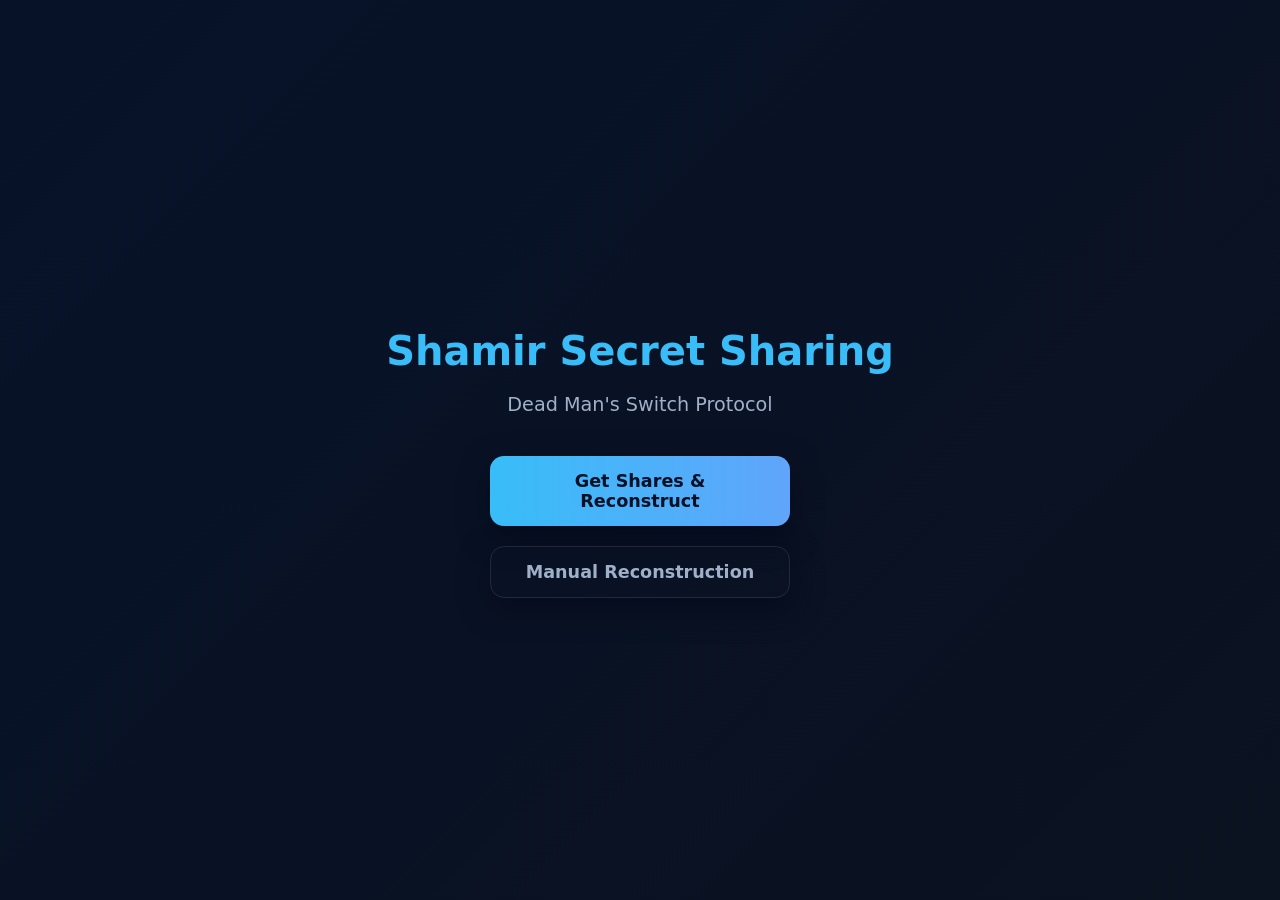
<file: web/index.html>
<!DOCTYPE html>
<html lang="en">
<head>
    <meta charset="UTF-8">
    <meta name="viewport" content="width=device-width, initial-scale=1.0">
    <title>Shamir Secret Sharing - Home</title>
    <style>
        :root{
          --bg: linear-gradient(135deg,#071229 0%, #0b1220 100%);
          --card: rgba(255,255,255,0.03);
          --border: rgba(255,255,255,0.06);
          --accent: #38bdf8;
          --accent-2: #60a5fa;
          --muted: #9fb0c8;
          --success: #22c55e;
          --danger: #ef4444;
          --glass-radius: 14px;
          --shadow: 0 10px 30px rgba(2,6,23,0.6);
          --font: Inter, system-ui, -apple-system, "Segoe UI", Roboto, "Helvetica Neue", Arial;
          --focus: 3px solid rgba(56,189,248,0.18);
          --transition: 200ms cubic-bezier(.2,.8,.2,1);
        }

        *{box-sizing:border-box;font-family:var(--font);-webkit-font-smoothing:antialiased;}
        html,body{height:100%;margin:0;background:var(--bg);color:#e6eef8;}
        
        body {
            display: flex;
            justify-content: center;
            align-items: center;
            min-height: 100vh;
            padding: 20px;
        }
        
        .container {
            max-width: 600px;
            width: 100%;
            text-align: center;
        }
        
        .header {
            margin-bottom: 40px;
        }
        
        .header h1 {
            color: var(--accent);
            margin-bottom: 15px;
            font-size: 2.5rem;
        }
        
        .subtitle {
            color: var(--muted);
            font-size: 1.2rem;
        }
        
        .buttons {
            display: flex;
            flex-direction: column;
            gap: 20px;
            max-width: 300px;
            margin: 0 auto;
        }
        
        .btn {
            display: block;
            padding: 15px 25px;
            background: linear-gradient(90deg, var(--accent), var(--accent-2));
            color: #021026;
            text-decoration: none;
            border-radius: var(--glass-radius);
            font-size: 1.1rem;
            font-weight: 600;
            transition: all var(--transition);
            border: none;
            cursor: pointer;
            box-shadow: var(--shadow);
        }
        
        .btn:hover {
            transform: translateY(-2px);
            box-shadow: 0 10px 25px rgba(2,6,23,0.7);
        }
        
        .btn-secondary {
            background: transparent;
            border: 1px solid rgba(255,255,255,0.1);
            color: var(--muted);
        }
        
        .btn-secondary:hover {
            background: rgba(255,255,255,0.05);
            color: #e6eef8;
        }
        
        .description {
            margin-top: 40px;
            color: var(--muted);
            font-size: 0.9rem;
            max-width: 500px;
            margin-left: auto;
            margin-right: auto;
        }
    </style>
</head>
<body>
    <div class="container">
        <header class="header">
            <h1>Shamir Secret Sharing</h1>
            <p class="subtitle">Dead Man's Switch Protocol</p>
        </header>
        
        <div class="buttons">
            <a href="project.html" class="btn">Get Shares & Reconstruct</a>
            <a href="reconstruction.html" class="btn btn-secondary">Manual Reconstruction</a>
        </div>
        
           </div>
</body>
</html>
</file>
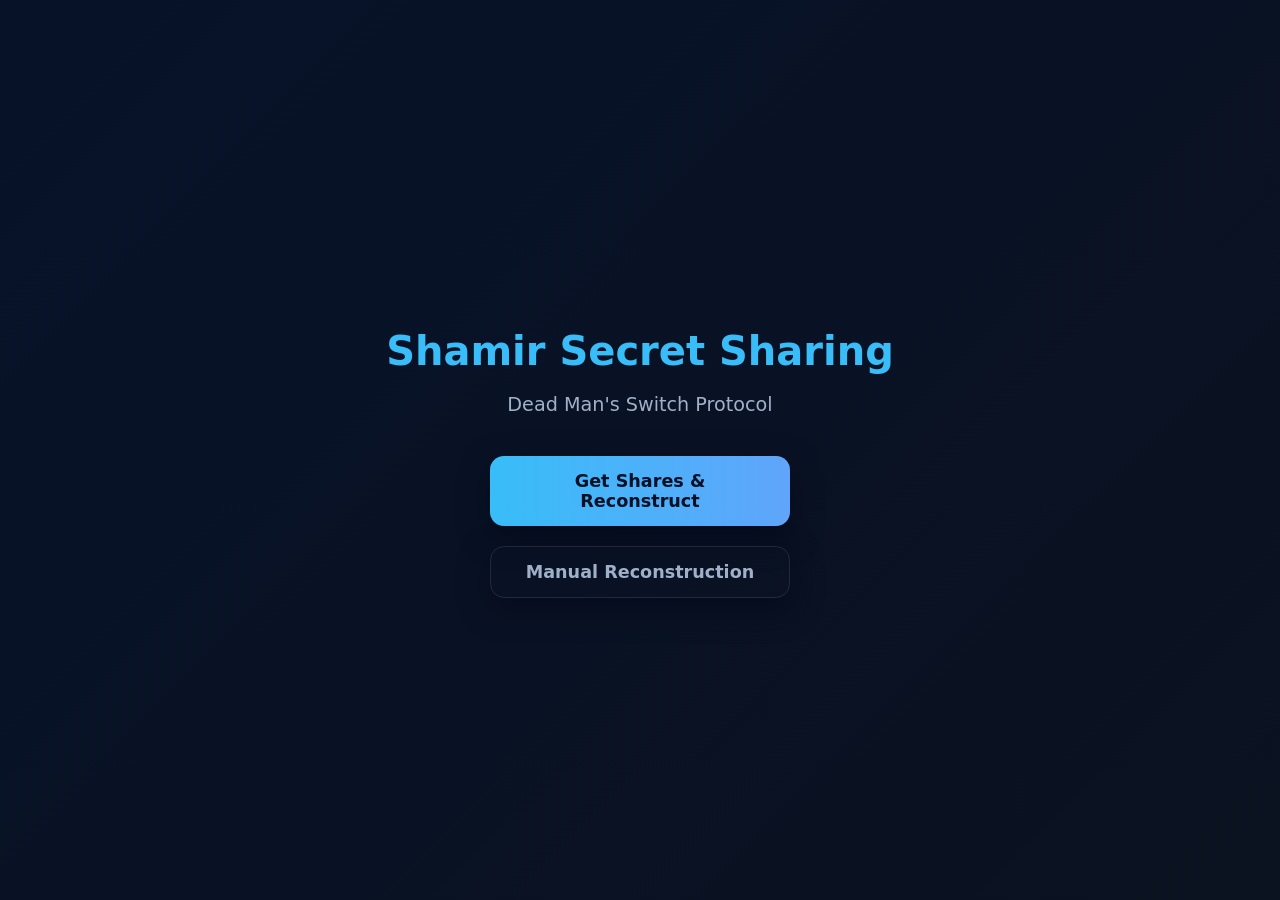
<file: docs/home_page.html>
<!DOCTYPE html>
<html lang="en">
<head>
    <meta charset="UTF-8">
    <meta name="viewport" content="width=device-width, initial-scale=1.0">
    <title>Shamir Secret Sharing - Home</title>
    <style>
        :root{
          --bg: linear-gradient(135deg,#071229 0%, #0b1220 100%);
          --card: rgba(255,255,255,0.03);
          --border: rgba(255,255,255,0.06);
          --accent: #38bdf8;
          --accent-2: #60a5fa;
          --muted: #9fb0c8;
          --success: #22c55e;
          --danger: #ef4444;
          --glass-radius: 14px;
          --shadow: 0 10px 30px rgba(2,6,23,0.6);
          --font: Inter, system-ui, -apple-system, "Segoe UI", Roboto, "Helvetica Neue", Arial;
          --focus: 3px solid rgba(56,189,248,0.18);
          --transition: 200ms cubic-bezier(.2,.8,.2,1);
        }

        *{box-sizing:border-box;font-family:var(--font);-webkit-font-smoothing:antialiased;}
        html,body{height:100%;margin:0;background:var(--bg);color:#e6eef8;}
        
        body {
            display: flex;
            justify-content: center;
            align-items: center;
            min-height: 100vh;
            padding: 20px;
        }
        
        .container {
            max-width: 600px;
            width: 100%;
            text-align: center;
        }
        
        .header {
            margin-bottom: 40px;
        }
        
        .header h1 {
            color: var(--accent);
            margin-bottom: 15px;
            font-size: 2.5rem;
        }
        
        .subtitle {
            color: var(--muted);
            font-size: 1.2rem;
        }
        
        .buttons {
            display: flex;
            flex-direction: column;
            gap: 20px;
            max-width: 300px;
            margin: 0 auto;
        }
        
        .btn {
            display: block;
            padding: 15px 25px;
            background: linear-gradient(90deg, var(--accent), var(--accent-2));
            color: #021026;
            text-decoration: none;
            border-radius: var(--glass-radius);
            font-size: 1.1rem;
            font-weight: 600;
            transition: all var(--transition);
            border: none;
            cursor: pointer;
            box-shadow: var(--shadow);
        }
        
        .btn:hover {
            transform: translateY(-2px);
            box-shadow: 0 10px 25px rgba(2,6,23,0.7);
        }
        
        .btn-secondary {
            background: transparent;
            border: 1px solid rgba(255,255,255,0.1);
            color: var(--muted);
        }
        
        .btn-secondary:hover {
            background: rgba(255,255,255,0.05);
            color: #e6eef8;
        }
        
        .description {
            margin-top: 40px;
            color: var(--muted);
            font-size: 0.9rem;
            max-width: 500px;
            margin-left: auto;
            margin-right: auto;
        }
    </style>
</head>
<body>
    <div class="container">
        <header class="header">
            <h1>Shamir Secret Sharing</h1>
            <p class="subtitle">Dead Man's Switch Protocol</p>
        </header>
        
        <div class="buttons">
            <a href="project.html" class="btn">Get Shares & Reconstruct</a>
            <a href="reconstruction.html" class="btn btn-secondary">Manual Reconstruction</a>
        </div>
        
           </div>
</body>
</html>
</file>
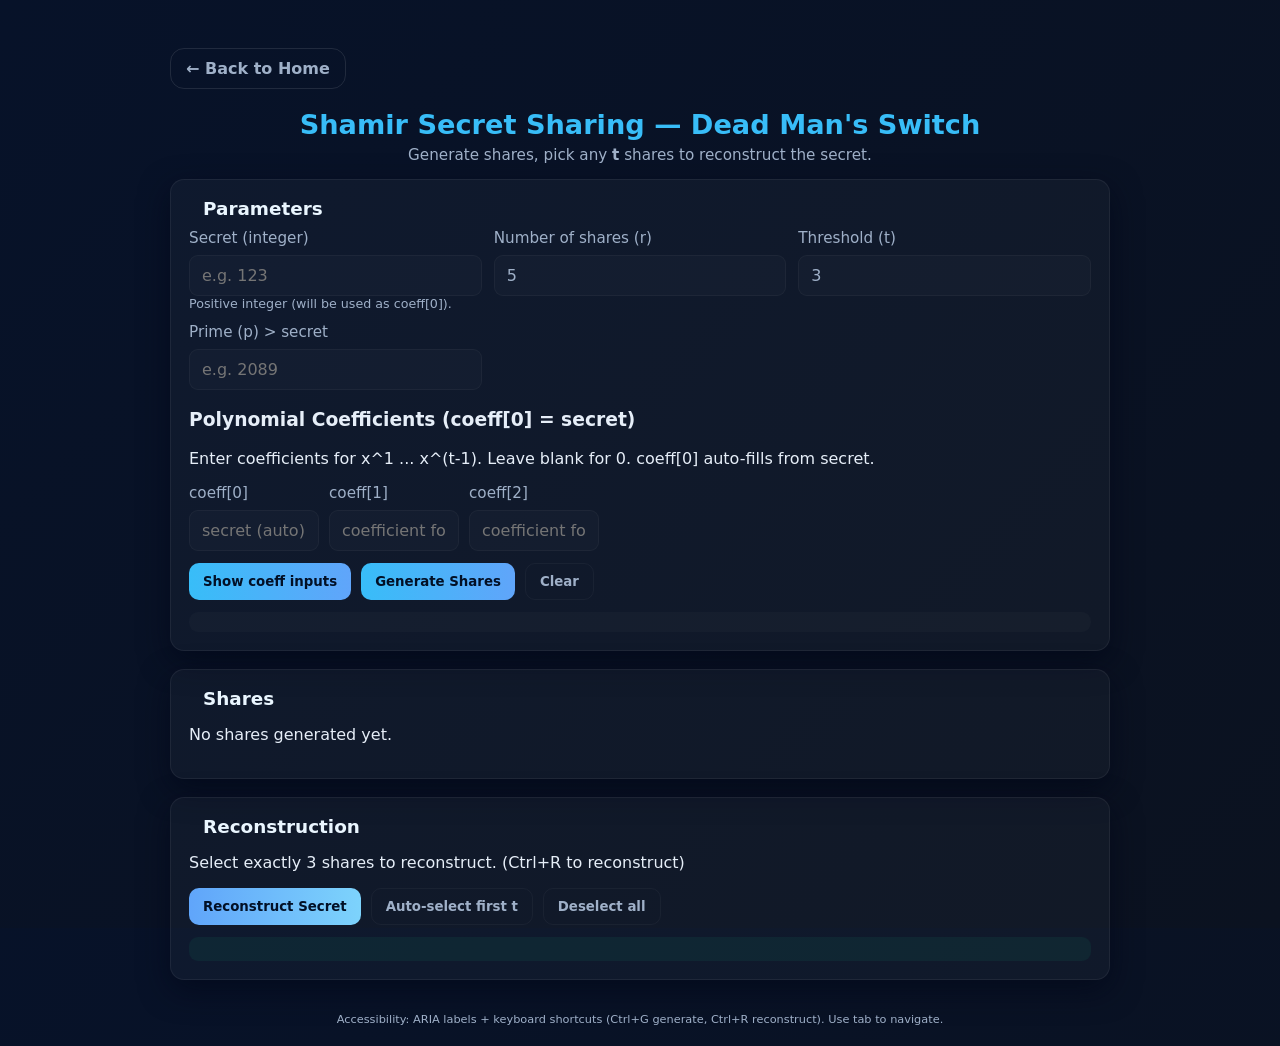
<file: web/project.html>
<!doctype html>
<html lang="en">
<head>
  <meta charset="utf-8" />
  <meta name="viewport" content="width=device-width,initial-scale=1" />
  <title>Shamir Secret Sharing — Dead Man's Switch</title>
  <link rel="stylesheet" href="styles.css" />
</head>
<body>
  <main class="container" id="app">
    <!-- Back button -->
    <div class="back-container">
      <button id="backButton" class="back-button">← Back to Home</button>
    </div>

    <header class="header">
      <h1>Shamir Secret Sharing — Dead Man's Switch</h1>
      <p class="subtitle">Generate shares, pick any <strong>t</strong> shares to reconstruct the secret.</p>
    </header>

    <!-- Parameters -->
    <section class="panel" aria-labelledby="paramsTitle">
      <h2 id="paramsTitle">Parameters</h2>

      <div class="grid">
        <label for="secret">Secret (integer)
          <input id="secret" type="text" inputmode="numeric" aria-describedby="secretHelp" placeholder="e.g. 123" />
          <small id="secretHelp" class="hint">Positive integer (will be used as coeff[0]).</small>
        </label>

        <label for="sharesCount">Number of shares (r)
          <input id="sharesCount" type="number" min="1" value="5" />
        </label>

        <label for="threshold">Threshold (t)
          <input id="threshold" type="number" min="1" value="3" />
        </label>

        <label for="prime">Prime (p) &gt; secret
          <input id="prime" type="text" inputmode="numeric" placeholder="e.g. 2089" />
        </label>
      </div>

      <div id="coeffSection" class="coeff-area" aria-live="polite">
        <h3>Polynomial Coefficients (coeff[0] = secret)</h3>
        <p class="hint">Enter coefficients for x^1 ... x^(t-1). Leave blank for 0. coeff[0] auto-fills from secret.</p>
        <div id="coeffInputs" class="coeff-grid" role="group" aria-label="coefficients"></div>
      </div>

      <div class="actions">
        <button id="renderCoeffs" title="Render coefficient inputs">Show coeff inputs</button>
        <button id="generateShares" title="Generate shares (Ctrl+G)">Generate Shares</button>
        <button id="clearAll" class="danger" title="Clear inputs (with undo)">Clear</button>
      </div>

      <div id="message" class="message" role="status" aria-live="polite"></div>
    </section>

    <!-- Shares -->
    <section class="panel" aria-labelledby="sharesTitle">
      <h2 id="sharesTitle">Shares</h2>
      <div id="sharesArea" class="shares-area">
        <p class="hint">No shares generated yet.</p>
      </div>
    </section>

    <!-- Reconstruction -->
    <section class="panel" aria-labelledby="reconTitle">
      <h2 id="reconTitle">Reconstruction</h2>
      <p class="hint">Select exactly <span id="needT">t</span> shares to reconstruct. (Ctrl+R to reconstruct)</p>
      <div class="actions">
        <button id="reconstruct">Reconstruct Secret</button>
        <button id="autoSelect" class="secondary">Auto-select first t</button>
        <button id="deselectAll" class="secondary">Deselect all</button>
      </div>
      <div id="reconResult" class="result" aria-live="polite"></div>
    </section>

    <footer>
      <small>Accessibility: ARIA labels + keyboard shortcuts (Ctrl+G generate, Ctrl+R reconstruct). Use tab to navigate. </small>
    </footer>
  </main>

  <!-- Confirmation modal for destructive actions -->
  <div id="confirmModal" class="modal" role="dialog" aria-modal="true" aria-hidden="true" aria-labelledby="confirmTitle">
    <div class="modal-content">
      <h3 id="confirmTitle">Confirm action</h3>
      <p id="confirmMsg">Are you sure you want to clear all inputs? You can undo for a short time after clearing.</p>
      <div class="modal-actions">
        <button id="confirmYes" class="danger">Yes, clear</button>
        <button id="confirmNo" class="secondary">Cancel</button>
      </div>
    </div>
  </div>

  <!-- Toast area -->
  <div id="toast" class="toast" role="status" aria-live="polite"></div>

  <script src="script.js"></script>
</body>
</html>
</file>
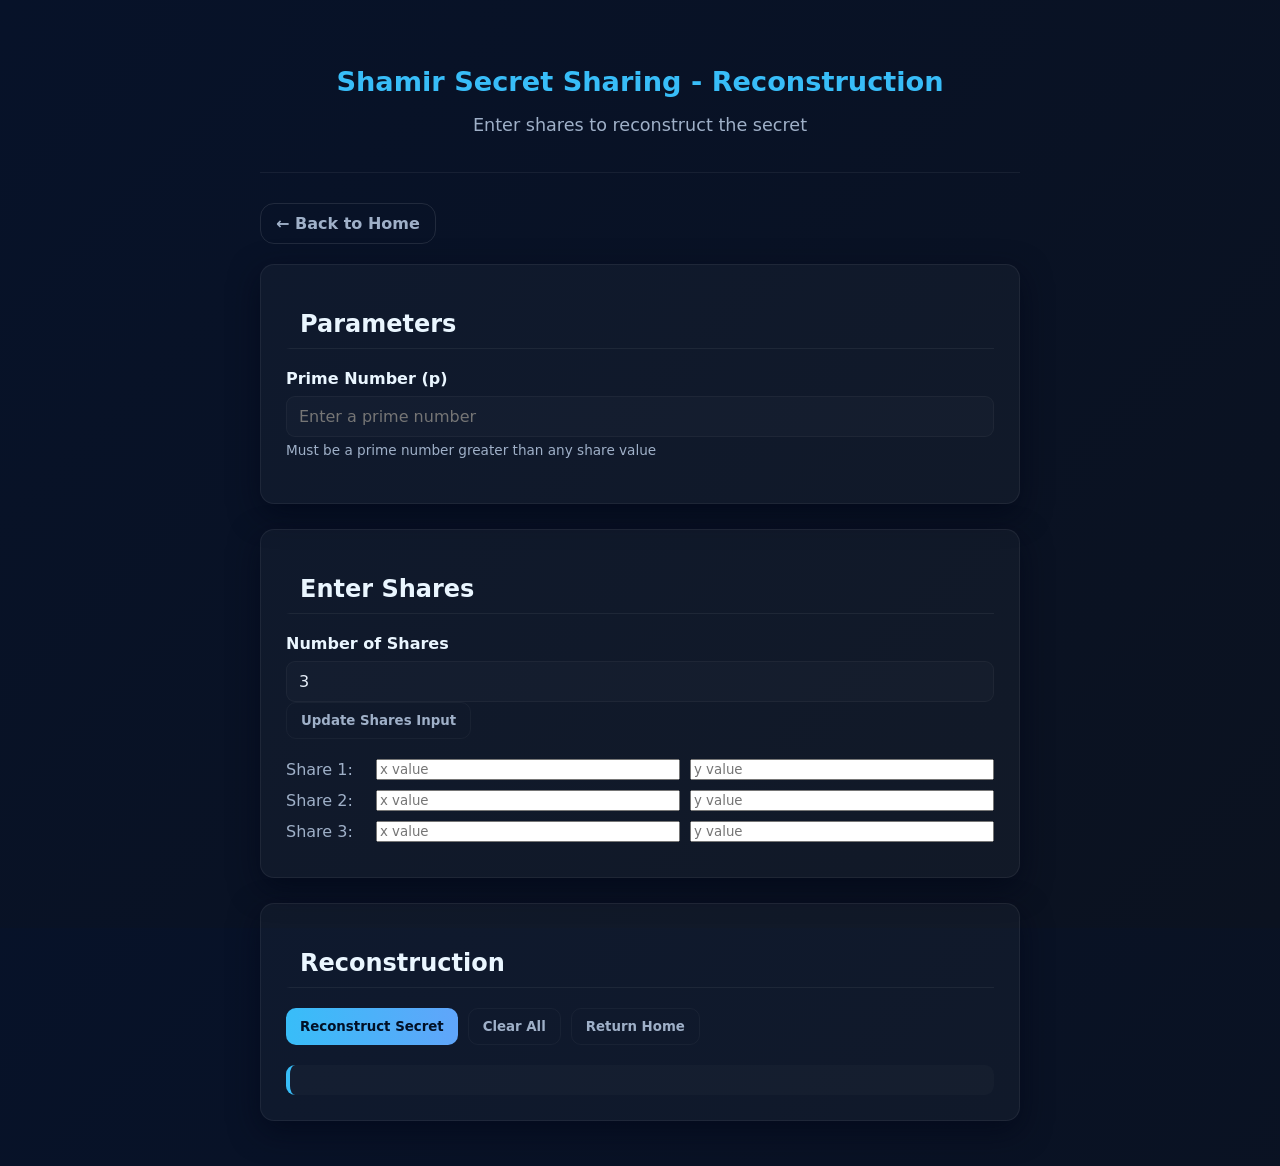
<file: web/reconstruction.html>
<!DOCTYPE html>
<html lang="en">
<head>
    <meta charset="UTF-8">
    <meta name="viewport" content="width=device-width, initial-scale=1.0">
    <title>Shamir Secret Sharing - Reconstruction</title>
    <link rel="stylesheet" href="reconstruction.css">
</head>
<body>
    <main class="container">
        <!-- Header -->
        <header class="header">
            <h1>Shamir Secret Sharing - Reconstruction</h1>
            <p class="subtitle">Enter shares to reconstruct the secret</p>
        </header>

        <!-- Back buttons -->
        <div class="back-container">
            <button id="backButton" class="back-button">← Back to Home</button>
        </div>

        <!-- Parameters -->
        <section class="panel">
            <h2>Parameters</h2>
            <div class="input-group">
                <label for="prime">Prime Number (p)</label>
                <input type="number" id="prime" placeholder="Enter a prime number">
                <small class="hint">Must be a prime number greater than any share value</small>
            </div>
        </section>

        <!-- Shares Input -->
        <section class="panel">
            <h2>Enter Shares</h2>
            <div class="input-group">
                <label for="sharesCount">Number of Shares</label>
                <input type="number" id="sharesCount" min="1" value="3">
                <button id="updateSharesBtn" class="secondary">Update Shares Input</button>
            </div>

            <div id="sharesInputs" class="shares-inputs">
                <!-- Shares inputs will be generated here -->
            </div>
        </section>

        <!-- Reconstruction -->
        <section class="panel">
            <h2>Reconstruction</h2>
            <div class="actions">
                <button id="reconstructBtn" class="primary">Reconstruct Secret</button>
                <button id="clearBtn" class="secondary">Clear All</button>
                <button id="homeButton" class="secondary">Return Home</button>
            </div>
            <div id="result" class="result" aria-live="polite"></div>
        </section>
    </main>

    <script src="reconstruction.js"></script>
</body>
</html>
</file>
<file: web/styles.css>
:root{
  --bg: linear-gradient(135deg,#071229 0%, #0b1220 100%);
  --card: rgba(255,255,255,0.03);
  --border: rgba(255,255,255,0.06);
  --accent: #38bdf8;
  --accent-2: #60a5fa;
  --muted: #9fb0c8;
  --success: #22c55e;
  --danger: #ef4444;
  --glass-radius: 14px;
  --shadow: 0 10px 30px rgba(2,6,23,0.6);
  --font: Inter, system-ui, -apple-system, "Segoe UI", Roboto, "Helvetica Neue", Arial;
  --focus: 3px solid rgba(56,189,248,0.18);
  --transition: 200ms cubic-bezier(.2,.8,.2,1);
}

*{box-sizing:border-box;font-family:var(--font);-webkit-font-smoothing:antialiased;}
html,body{height:100%;margin:0;background:var(--bg);color:#e6eef8;}
.container{max-width:980px;margin:28px auto;padding:20px;}

/* Back button */
.back-container{margin-bottom:20px;}
.back-button{
  background:transparent;color:var(--muted);border:1px solid rgba(255,255,255,0.1);border-radius:var(--glass-radius);
  padding:10px 15px;cursor:pointer;font-size:1rem;transition:all var(--transition);
}
.back-button:hover{background:rgba(255,255,255,0.05);color:#e6eef8;transform:translateY(-2px);}

/* Header */
.header{text-align:center;margin-bottom:12px}
h1{color:var(--accent);margin:0;font-size:1.7rem}
.subtitle{color:var(--muted);margin-top:6px;font-size:0.95rem}

/* Panels */
.panel{
  background:var(--card);border-radius:var(--glass-radius);padding:18px;border:1px solid var(--border);
  box-shadow:var(--shadow);margin-bottom:18px;transition:transform var(--transition),border-color var(--transition);
}
.panel:focus-within{border-color:var(--accent);transform:translateY(-3px)}

/* Titles */
h2{font-size:1.15rem;margin:0 0 10px;color:#eaf6ff;border-left:4px solid transparent;padding-left:10px}
.panel:focus-within h2{border-left-color:var(--accent)}

/* Form grid */
.grid{display:grid;grid-template-columns:repeat(auto-fit,minmax(220px,1fr));gap:12px}
label{display:flex;flex-direction:column;color:var(--muted);font-size:0.95rem}
input[type="text"],input[type="number"]{
  margin-top:8px;padding:10px 12px;border-radius:9px;border:1px solid rgba(255,255,255,0.04);
  background:rgba(255,255,255,0.02);color:inherit;font-size:1rem;transition:box-shadow var(--transition),border-color var(--transition);
}
input:focus{outline:none;box-shadow:var(--focus);border-color:var(--accent)}

/* Coeffs */
.coeff-grid{display:flex;flex-wrap:wrap;gap:10px;margin-top:8px}
.coeff-input{min-width:120px;flex:0 1 130px}

/* Actions */
.actions{display:flex;gap:10px;margin-top:12px;flex-wrap:wrap}
button{cursor:pointer;border-radius:10px;padding:10px 14px;border:none;font-weight:600;transition:transform var(--transition),box-shadow var(--transition)}
button:hover{transform:translateY(-2px)}
button:active{transform:translateY(0)}
button:focus{outline:none;box-shadow:var(--focus)}

/* Primary / secondary / danger */
button#generateShares,button#renderCoeffs{background:linear-gradient(90deg,var(--accent),var(--accent-2));color:#021026}
button#reconstruct{background:linear-gradient(90deg,var(--accent-2),#7dd3fc);color:#021026}
button.secondary{background:transparent;border:1px solid rgba(255,255,255,0.04);color:var(--muted)}
button.danger{background:var(--danger);color:white}
button#clearAll{background:transparent;border:1px solid rgba(255,255,255,0.04);color:var(--muted)}

/* Message area */
.message{margin-top:12px;padding:10px;border-radius:9px;background:rgba(255,255,255,0.02);font-size:0.95rem}

/* Shares table */
.shares-area table{width:100%;border-collapse:collapse;margin-top:12px;font-family:monospace}
.shares-area th,.shares-area td{padding:10px;border-bottom:1px solid rgba(255,255,255,0.03);text-align:left}
.shares-area th{color:var(--accent);font-weight:700;background:rgba(255,255,255,0.02)}
.shares-area tr:hover td{background:rgba(255,255,255,0.02)}

/* Copy button in shares table */
.copy-btn{padding:6px 10px;font-size:0.85rem;}

/* Result */
.result{margin-top:12px;padding:12px;border-radius:9px;background:rgba(16,185,129,0.08);color:var(--success);font-family:monospace}

/* Modal */
.modal{position:fixed;inset:0;display:none;align-items:center;justify-content:center;background:rgba(2,6,23,0.6);z-index:60}
.modal[aria-hidden="false"]{display:flex}
.modal-content{background:linear-gradient(180deg,rgba(255,255,255,0.02),rgba(255,255,255,0.01));padding:18px;border-radius:12px;width:min(520px,92%);border:1px solid rgba(255,255,255,0.04)}
.modal-actions{display:flex;gap:10px;justify-content:flex-end;margin-top:12px}

/* Toast */
.toast{position:fixed;right:18px;bottom:18px;min-width:200px;border-radius:10px;padding:10px 12px;background:rgba(2,6,23,0.8);color:var(--muted);border:1px solid rgba(255,255,255,0.04);box-shadow:0 8px 24px rgba(2,6,23,0.6);z-index:80;opacity:0;transform:translateY(8px);transition:opacity 200ms,var(--transition)}
.toast.show{opacity:1;transform:translateY(0);color:#e6eef8}

/* Footer */
footer{text-align:center;margin-top:30px;color:var(--muted);font-size:0.85rem;}

/* Small screens */
@media (max-width:600px){
  .grid{grid-template-columns:1fr}
  button{width:100%}
  .coeff-grid{justify-content:flex-start}
}
</file>
<file: web/reconstruction.css>
:root{
  --bg: linear-gradient(135deg,#071229 0%, #0b1220 100%);
  --card: rgba(255,255,255,0.03);
  --border: rgba(255,255,255,0.06);
  --accent: #38bdf8;
  --accent-2: #60a5fa;
  --muted: #9fb0c8;
  --success: #22c55e;
  --danger: #ef4444;
  --glass-radius: 14px;
  --shadow: 0 10px 30px rgba(2,6,23,0.6);
  --font: Inter, system-ui, -apple-system, "Segoe UI", Roboto, "Helvetica Neue", Arial;
  --focus: 3px solid rgba(56,189,248,0.18);
  --transition: 200ms cubic-bezier(.2,.8,.2,1);
}

*{box-sizing:border-box;font-family:var(--font);-webkit-font-smoothing:antialiased;}
html,body{height:100%;margin:0;background:var(--bg);color:#e6eef8;}
.container{max-width:800px;margin:28px auto;padding:20px;}

/* Header */
.header{text-align:center;margin-bottom:30px;padding-bottom:20px;border-bottom:1px solid var(--border);}
.header h1{color:var(--accent);margin-bottom:10px;font-size:1.7rem;}
.subtitle{color:var(--muted);font-size:1.1rem;}

/* Back button */
.back-container{margin-bottom:20px;}
.back-button{
  background:transparent;color:var(--muted);border:1px solid rgba(255,255,255,0.1);border-radius:var(--glass-radius);
  padding:10px 15px;cursor:pointer;font-size:1rem;transition:all var(--transition);
}
.back-button:hover{background:rgba(255,255,255,0.05);color:#e6eef8;transform:translateY(-2px);}

/* Panels */
.panel{
  background:var(--card);border-radius:var(--glass-radius);padding:25px;border:1px solid var(--border);
  box-shadow:var(--shadow);margin-bottom:25px;transition:transform var(--transition),border-color var(--transition);
}
.panel:focus-within{border-color:var(--accent);transform:translateY(-3px);}

.panel h2{
  color:#eaf6ff;margin-bottom:20px;padding-bottom:10px;border-bottom:1px solid rgba(255,255,255,0.06);
  border-left:4px solid transparent;padding-left:10px;
}
.panel:focus-within h2{border-left-color:var(--accent);}

/* Input groups */
.input-group{margin-bottom:20px;}
.input-group label{display:block;margin-bottom:8px;font-weight:600;color:#eaf6ff;}
.input-group input{
  width:100%;padding:10px 12px;border-radius:9px;border:1px solid rgba(255,255,255,0.04);
  background:rgba(255,255,255,0.02);color:inherit;font-size:1rem;transition:box-shadow var(--transition),border-color var(--transition);
}
.input-group input:focus{outline:none;box-shadow:var(--focus);border-color:var(--accent);}

.hint{display:block;margin-top:5px;color:var(--muted);font-size:0.85rem;}

/* Shares inputs */
.shares-inputs{margin-top:20px;}
.share-input{
  display:flex;gap:10px;margin-bottom:10px;align-items:center;
}
.share-input label{min-width:80px;font-weight:normal;color:var(--muted);}
.share-input input{flex:1;}

/* Buttons */
.actions{display:flex;gap:10px;margin-bottom:20px;flex-wrap:wrap;}
button{
  cursor:pointer;border-radius:10px;padding:10px 14px;border:none;font-weight:600;
  transition:transform var(--transition),box-shadow var(--transition),background-color var(--transition);
}
button:hover{transform:translateY(-2px);}
button:active{transform:translateY(0);}
button:focus{outline:none;box-shadow:var(--focus);}
button:disabled{opacity:0.6;cursor:not-allowed;}

/* Button variants */
button.primary{
  background:linear-gradient(90deg,var(--accent),var(--accent-2));color:#021026;
}
button.primary:hover:not(:disabled){background:linear-gradient(90deg,var(--accent-2),#7dd3fc);}

button.secondary{
  background:transparent;border:1px solid rgba(255,255,255,0.04);color:var(--muted);
}
button.secondary:hover:not(:disabled){background:rgba(255,255,255,0.05);color:#e6eef8;}

button.danger{background:var(--danger);color:white;}
button.danger:hover:not(:disabled){background:#dc2626;}

/* Result display */
.result{
  padding:15px;border-radius:9px;background:rgba(255,255,255,0.02);
  border-left:4px solid var(--accent);font-family:monospace;
}
.result.success{
  background:rgba(34,197,94,0.08);border-left-color:var(--success);color:var(--success);
}
.result.error{
  background:rgba(239,68,68,0.08);border-left-color:var(--danger);color:#fca5a5;
}

/* Responsive design */
@media (max-width:600px){
  .container{padding:10px;}
  .panel{padding:15px;}
  .actions{flex-direction:column;}
  .share-input{flex-direction:column;align-items:flex-start;}
  .share-input label{min-width:auto;}
  button{width:100%;}
}
</file>
